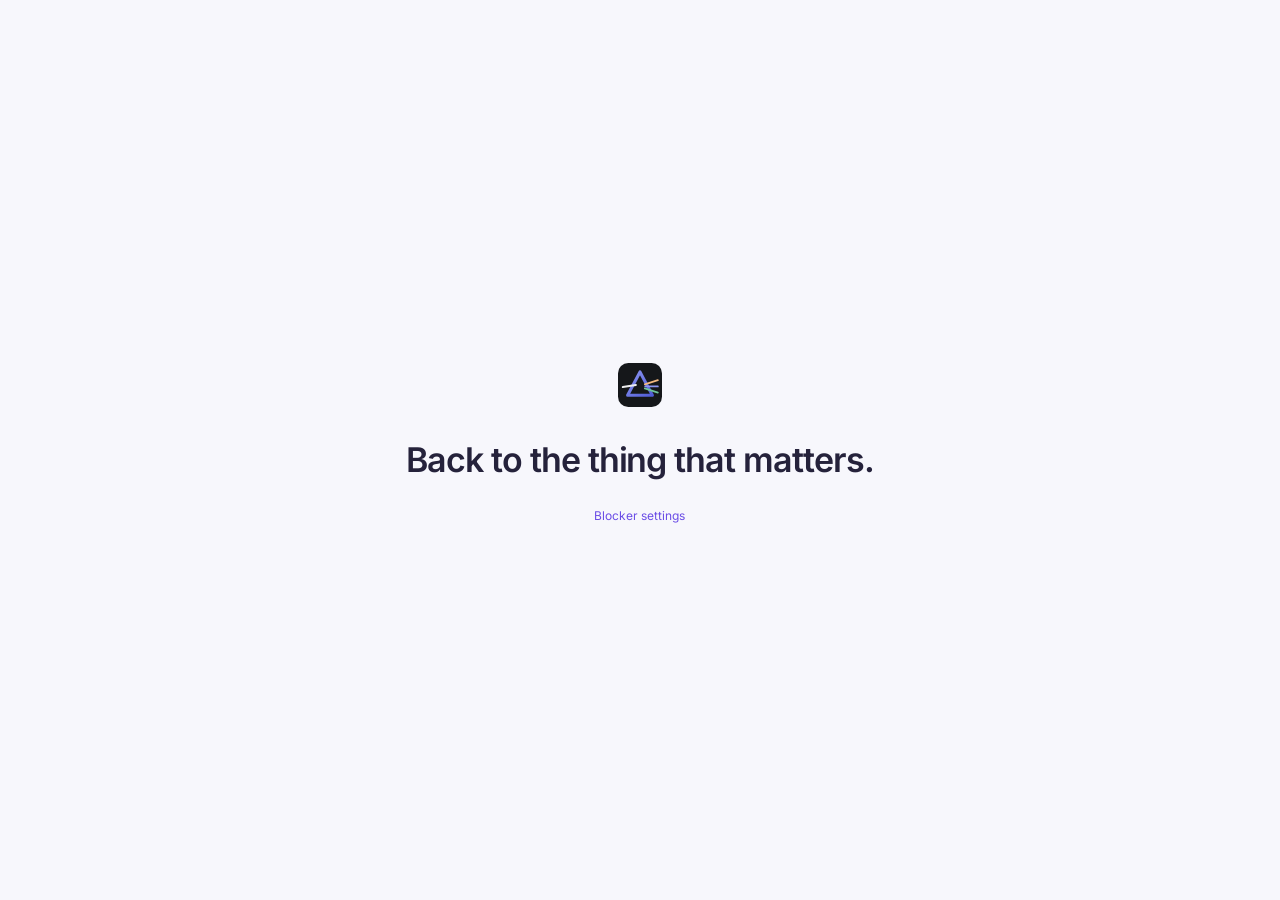
<file: pages/blocked/blocked.html>
<!doctype html>
<html lang="en" data-theme="auto"><head><meta charset="utf-8"><title>Blocked</title>
<link rel="stylesheet" href="../../shared/ui.css"><link rel="stylesheet" href="blocked.css"></head>
<body><main class="b fade-in">
  <img class="logo" src="../../assets/icons/logo.svg" alt="">
  <h1 id="msg">Back to the thing that matters.</h1>
  <p class="muted" id="why"></p>
  <div id="unlock" class="stack"></div>
  <p class="faint small"><a href="../options/options.html">Blocker settings</a></p>
</main>
<script src="../../shared/registry.js"></script><script src="../../shared/store.js"></script><script src="../../shared/ui.js"></script><script src="blocked.js"></script></body></html>
</file>
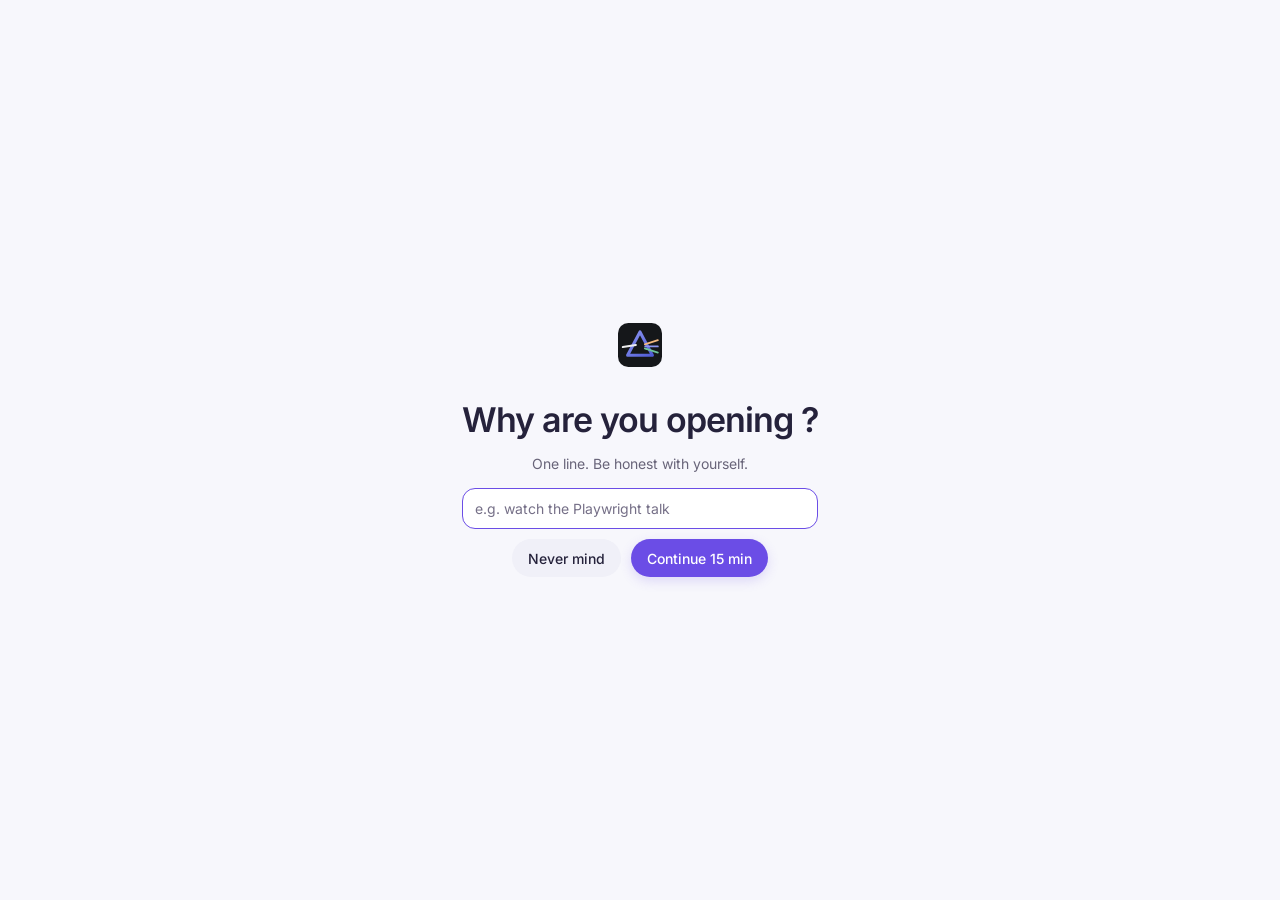
<file: pages/intent/intent.html>
<!doctype html>
<html lang="en" data-theme="auto"><head><meta charset="utf-8"><title>Why?</title>
<link rel="stylesheet" href="../../shared/ui.css"><link rel="stylesheet" href="../blocked/blocked.css"></head>
<body><main class="b fade-in">
  <img class="logo" src="../../assets/icons/logo.svg" alt="">
  <h1>Why are you opening <span id="host"></span>?</h1>
  <p class="muted">One line. Be honest with yourself.</p>
  <div class="stack" id="f"><input id="why" placeholder="e.g. watch the Playwright talk" autocomplete="off">
  <div class="row" style="justify-content:center"><button class="btn" id="back">Never mind</button><button class="btn primary" id="go">Continue 15 min</button></div></div>
</main>
<script src="../../shared/registry.js"></script><script src="../../shared/store.js"></script><script src="../../shared/ui.js"></script><script src="intent.js"></script></body></html>
</file>
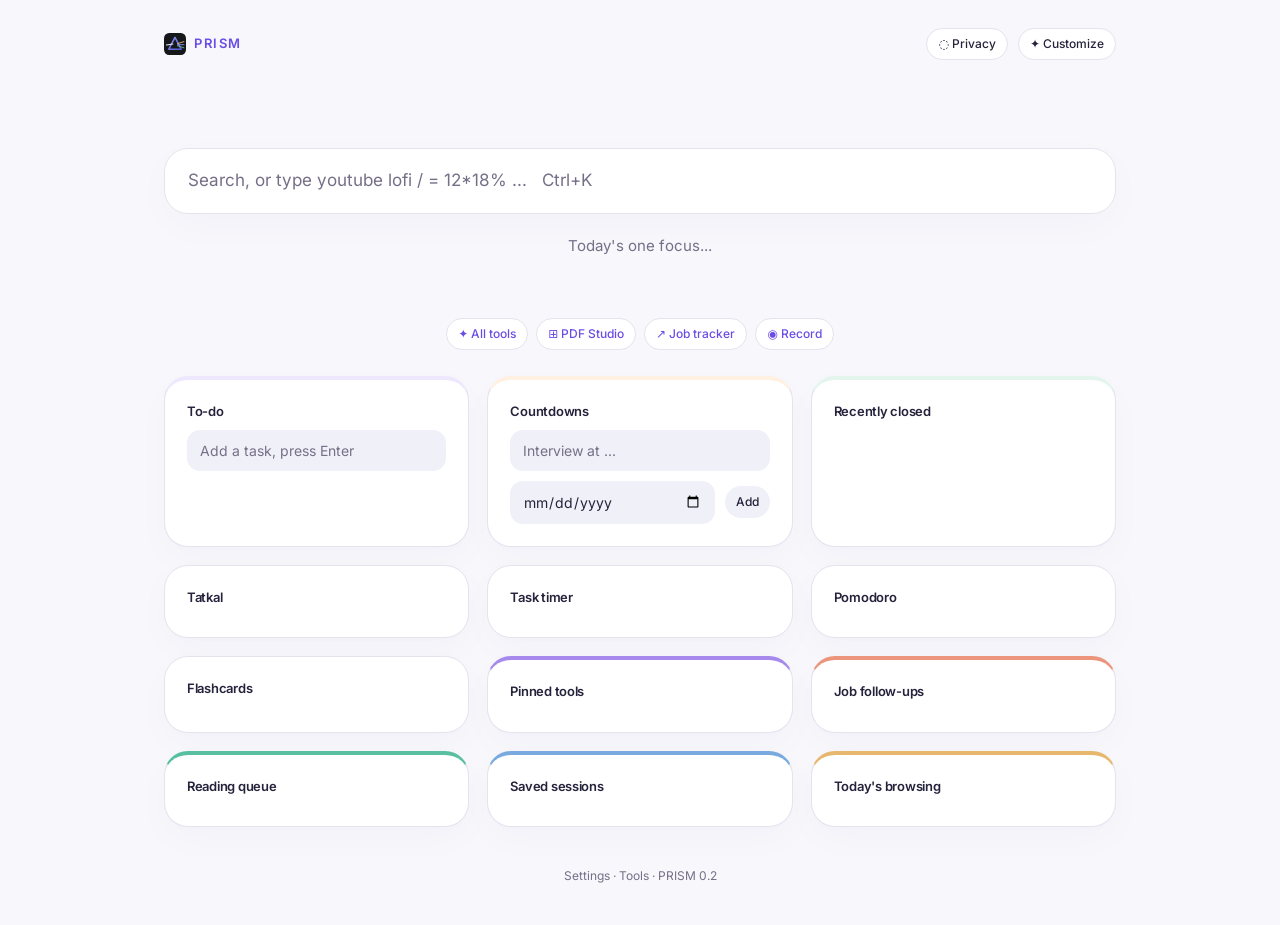
<file: pages/newtab/newtab.html>
<!doctype html>
<html lang="en" data-theme="auto">
<head><meta charset="utf-8"><title>New tab</title><meta name="viewport" content="width=device-width,initial-scale=1">
<link rel="stylesheet" href="../../shared/ui.css"><link rel="stylesheet" href="newtab.css"></head>
<body>
  <main class="nt">
    <div class="nt-toolbar"><span class="nt-brand"><img src="../../assets/icons/logo.svg" alt="" width="22" height="22"> PRISM</span><span class="grow"></span><button class="btn small" id="ntPrivacy" type="button" aria-pressed="false" title="Hide private details while sharing your screen">◌ Privacy</button><button class="btn small" id="ntCustomize" type="button" aria-expanded="false" aria-controls="ntEditor">✦ Customize</button></div>
    <section class="nt-editor card" id="ntEditor" hidden aria-label="Customize new tab"></section>
    <header class="top fade-in">
      <div data-feature="clock" class="clock"><div class="time" id="time"></div><div class="greet muted" id="greet"></div></div>
      <div data-feature="weather" class="weather muted" id="weather"></div>
    </header>
    <section class="search fade-in" data-feature="onebox">
      <input id="q" type="search" autocomplete="off" spellcheck="false" placeholder="Search, or type youtube lofi / = 12*18% ...   Ctrl+K">
      <ul id="results" class="results"></ul>
    </section>
    <input data-feature="clock" id="focus" class="focus" placeholder="Today's one focus..." maxlength="120">
    <section class="links fade-in" data-feature="quicklinks" id="links"></section>
    <nav class="nt-launcher" aria-label="Quick tools"><a class="btn small" href="../tools/tools.html#home">✦ All tools</a><a class="btn small" href="../tools/tools.html#pdf">⊞ PDF Studio</a><a class="btn small" href="../tools/tools.html#jobs">↗ Job tracker</a><a class="btn small" href="../tools/tools.html#recorder">◉ Record</a></nav>
    <section class="grid" id="ntGrid">
      <div class="card w" data-widget="todo" data-feature="todo"><h3>To-do</h3><ul id="todo" class="list todo"></ul><input id="todoIn" placeholder="Add a task, press Enter"></div>
      <div class="card w" data-widget="countdowns" data-feature="countdowns"><h3>Countdowns</h3><ul id="cd" class="list"></ul><div class="row wrap"><input id="cdName" placeholder="Interview at ..." style="flex:1 1 100%"><input id="cdDate" type="date" style="flex:1;min-width:0"><button class="btn small" id="cdAdd">Add</button></div></div>
      <div class="card w" data-widget="recentclosed" data-feature="recentclosed"><h3>Recently closed</h3><ul id="closed" class="list"></ul></div>
      <div class="card w" data-widget="tatkal" data-feature="tatkal"><h3>Tatkal</h3><div id="tatkal" class="tatkal"></div></div>
      <div class="card w" data-widget="tasktimer" data-feature="tasktimer"><h3>Task timer</h3><div id="timer"></div></div>
      <div class="card w" data-widget="pomodoro" data-feature="pomodoro"><h3>Pomodoro</h3><div id="pomo"></div></div>
      <div class="card w" data-widget="flashcards" data-feature="flashcards"><h3>Flashcards</h3><div id="flash"></div></div>
      <div class="card w" data-widget="pinned"><h3>Pinned tools</h3><div id="ntPinned" class="widget-links"></div></div>
      <div class="card w" data-widget="jobs"><h3>Job follow-ups</h3><div id="ntJobs"></div></div>
      <div class="card w" data-widget="reading"><h3>Reading queue</h3><div id="ntReading"></div></div>
      <div class="card w" data-widget="sessions"><h3>Saved sessions</h3><div id="ntSessions"></div></div>
      <div class="card w" data-widget="time"><h3>Today's browsing</h3><div id="ntTime"></div></div>
    </section>
    <footer class="foot faint small"><a href="../options/options.html">Settings</a> · <a href="../tools/tools.html">Tools</a> · PRISM 0.2</footer>
  </main>
  <script src="../../shared/registry.js"></script><script src="../../shared/store.js"></script><script src="../../shared/ui.js"></script>
  <script src="../popup/actions.js"></script><script src="../popup/palette.js"></script><script src="newtab-widgets.js"></script><script src="newtab-customize.js"></script><script src="newtab.js"></script>
</body></html>
</file>
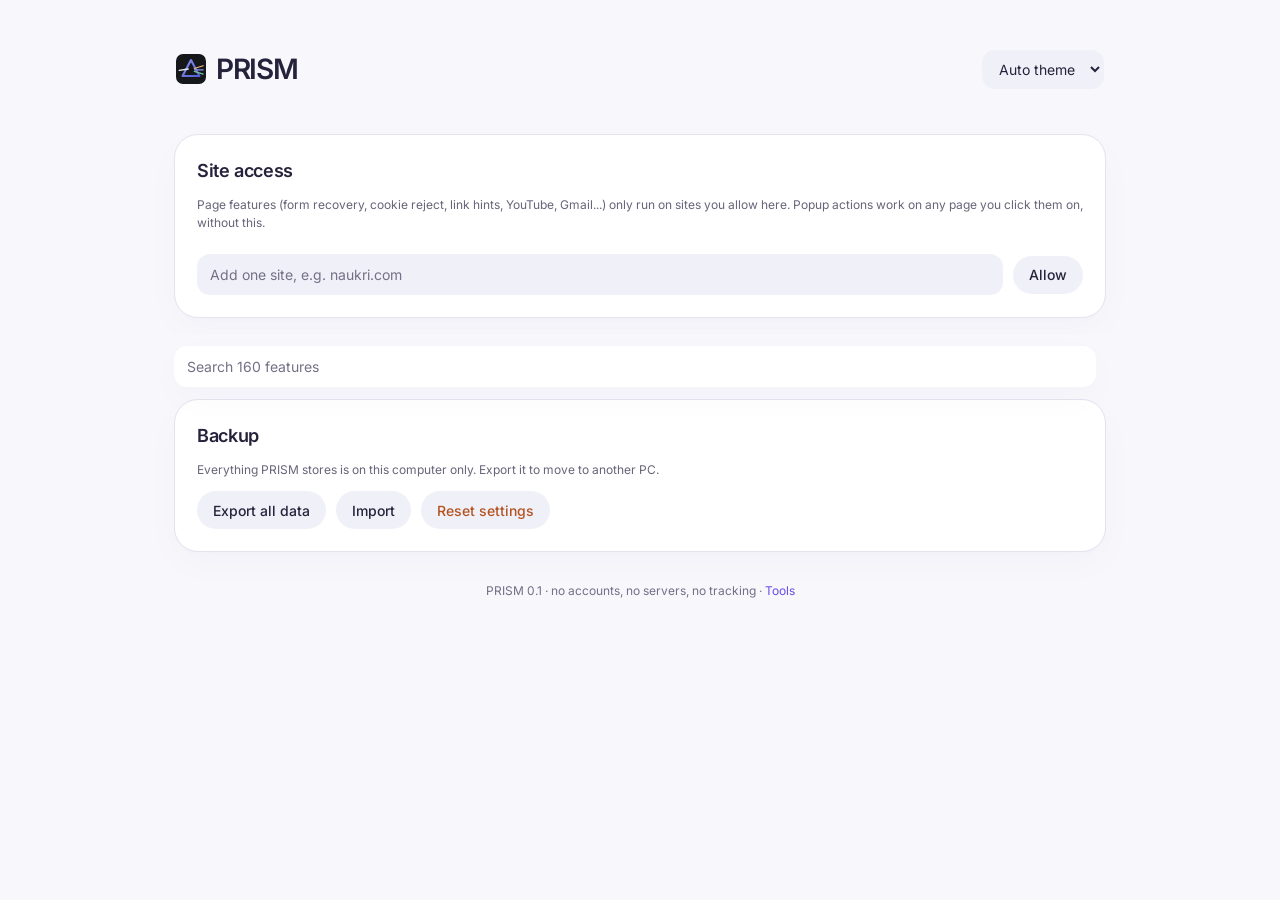
<file: pages/options/options.html>
<!doctype html>
<html lang="en" data-theme="auto"><head><meta charset="utf-8"><title>PRISM settings</title><meta name="viewport" content="width=device-width,initial-scale=1">
<link rel="stylesheet" href="../../shared/ui.css"><link rel="stylesheet" href="options.css"></head>
<body>
  <div class="wrap">
    <header class="row hd"><img class="logo" src="../../assets/icons/logo.svg" alt=""><h1 class="grow">PRISM</h1>
      <select id="theme" style="width:auto"><option value="auto">Auto theme</option><option value="light">Light</option><option value="dark">Dark</option></select></header>
    <section class="card welcome" id="welcome" hidden><h2>Welcome. Two things to do first.</h2>
      <p class="muted">1. Choose where page features may run (below). Nothing runs on websites until you say so.<br>2. Pin PRISM: click the puzzle icon in Chrome's toolbar, then the pin next to PRISM. Press <kbd>Alt</kbd>+<kbd>K</kbd> anytime.</p></section>
    <section class="card" id="access"><h2>Site access</h2>
      <p class="muted small">Page features (form recovery, cookie reject, link hints, YouTube, Gmail...) only run on sites you allow here. Popup actions work on any page you click them on, without this.</p>
      <div class="row wrap" id="packs"></div>
      <div class="row" style="margin-top:10px"><input id="siteIn" placeholder="Add one site, e.g. naukri.com"><button class="btn" id="siteAdd">Allow</button></div>
      <ul class="list" id="granted"></ul>
    </section>
    <div class="row bar"><input id="find" type="search" placeholder="Search 160 features"><span class="muted small" id="count"></span></div>
    <div id="groups"></div>
    <section class="card"><h2>Backup</h2><p class="muted small">Everything PRISM stores is on this computer only. Export it to move to another PC.</p>
      <div class="row"><button class="btn" id="exp">Export all data</button><label class="btn">Import<input type="file" id="imp" accept=".json" hidden></label><button class="btn danger" id="reset">Reset settings</button></div></section>
    <p class="faint small center">PRISM 0.1 · no accounts, no servers, no tracking · <a href="../tools/tools.html">Tools</a></p>
  </div>
  <script src="../../shared/registry.js"></script><script src="../../shared/store.js"></script><script src="../../shared/ui.js"></script><script src="options.js"></script>
</body></html>
</file>
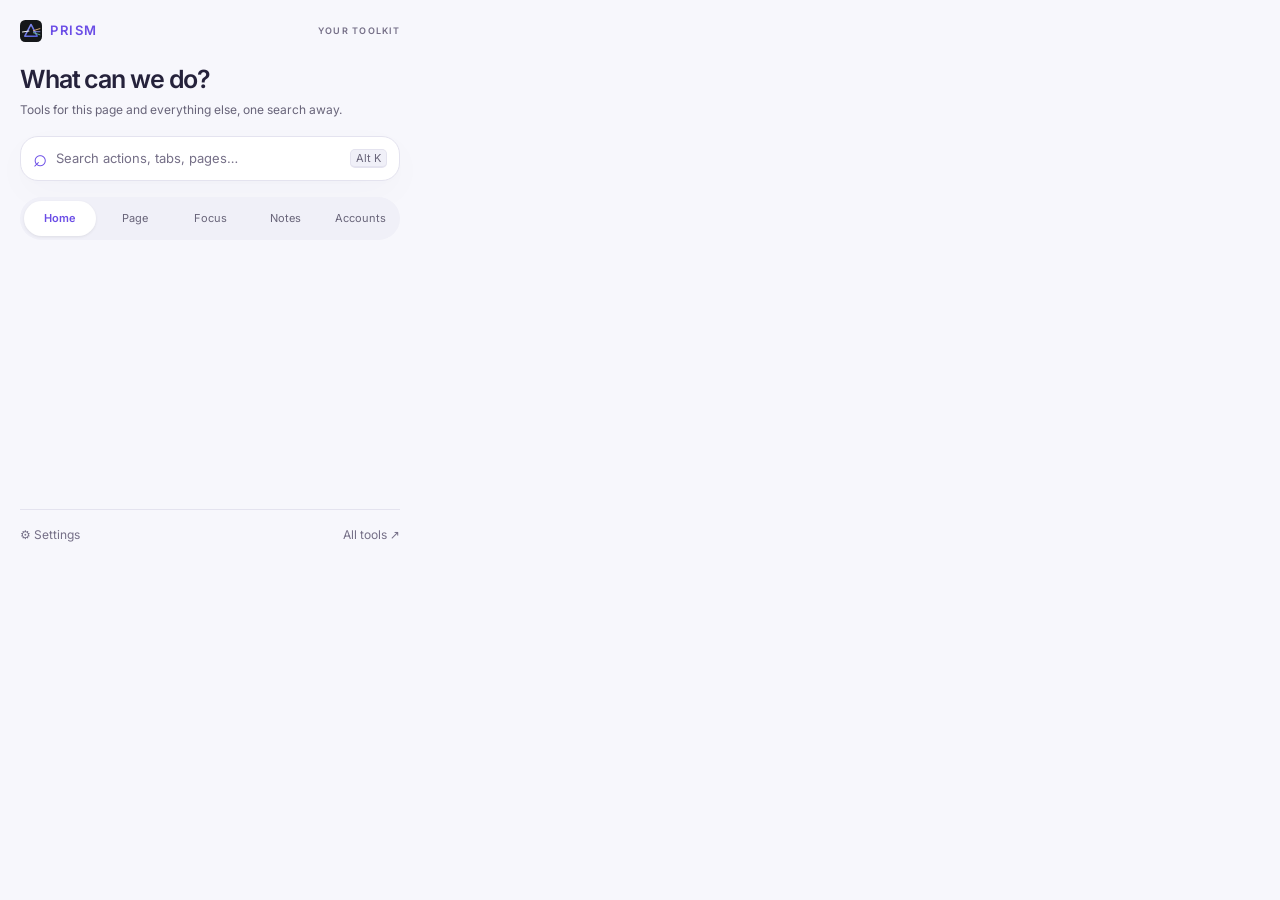
<file: pages/popup/popup.html>
<!doctype html>
<html lang="en" data-theme="auto"><head><meta charset="utf-8"><title>PRISM</title>
<link rel="stylesheet" href="../../shared/ui.css"><link rel="stylesheet" href="../newtab/newtab.css"><link rel="stylesheet" href="popup.css"></head>
<body>
  <div class="pp">
    <header class="pp-header"><div class="row pp-brand"><img class="logo" src="../../assets/icons/logo.svg" alt=""><strong>PRISM</strong><span class="grow"></span><span class="pp-label">YOUR TOOLKIT</span></div><h1>What can we do?</h1><p class="muted small">Tools for this page and everything else, one search away.</p></header><div class="pp-search"><span aria-hidden="true">⌕</span><input id="q" type="search" placeholder="Search actions, tabs, pages…" aria-label="Search PRISM" autocomplete="off"><kbd>Alt K</kbd></div>
    <ul id="results" class="results"></ul>
    <nav class="tabs" id="tabs" aria-label="Popup sections"><button data-t="home" class="on" aria-selected="true">Home</button><button data-t="page" aria-selected="false">Page</button><button data-t="focus" aria-selected="false">Focus</button><button data-t="notes" aria-selected="false">Notes</button><button data-t="accounts" aria-selected="false">Accounts</button></nav>
    <section data-p="home" id="home"></section><section data-p="page" hidden id="page"></section>
    <section data-p="focus" hidden id="focus"></section>
    <section data-p="notes" hidden id="notes"></section>
    <section data-p="accounts" hidden id="accounts"></section>
    <footer class="row small faint"><a href="#" id="opt">⚙ Settings</a><span class="grow"></span><span id="featureCount"></span><a href="#" id="tools">All tools ↗</a></footer>
  </div>
  <script src="../../shared/registry.js"></script><script src="../../shared/store.js"></script><script src="../../shared/ui.js"></script>
  <script src="actions.js"></script><script src="palette.js"></script><script src="popup.js"></script>
</body></html>
</file>
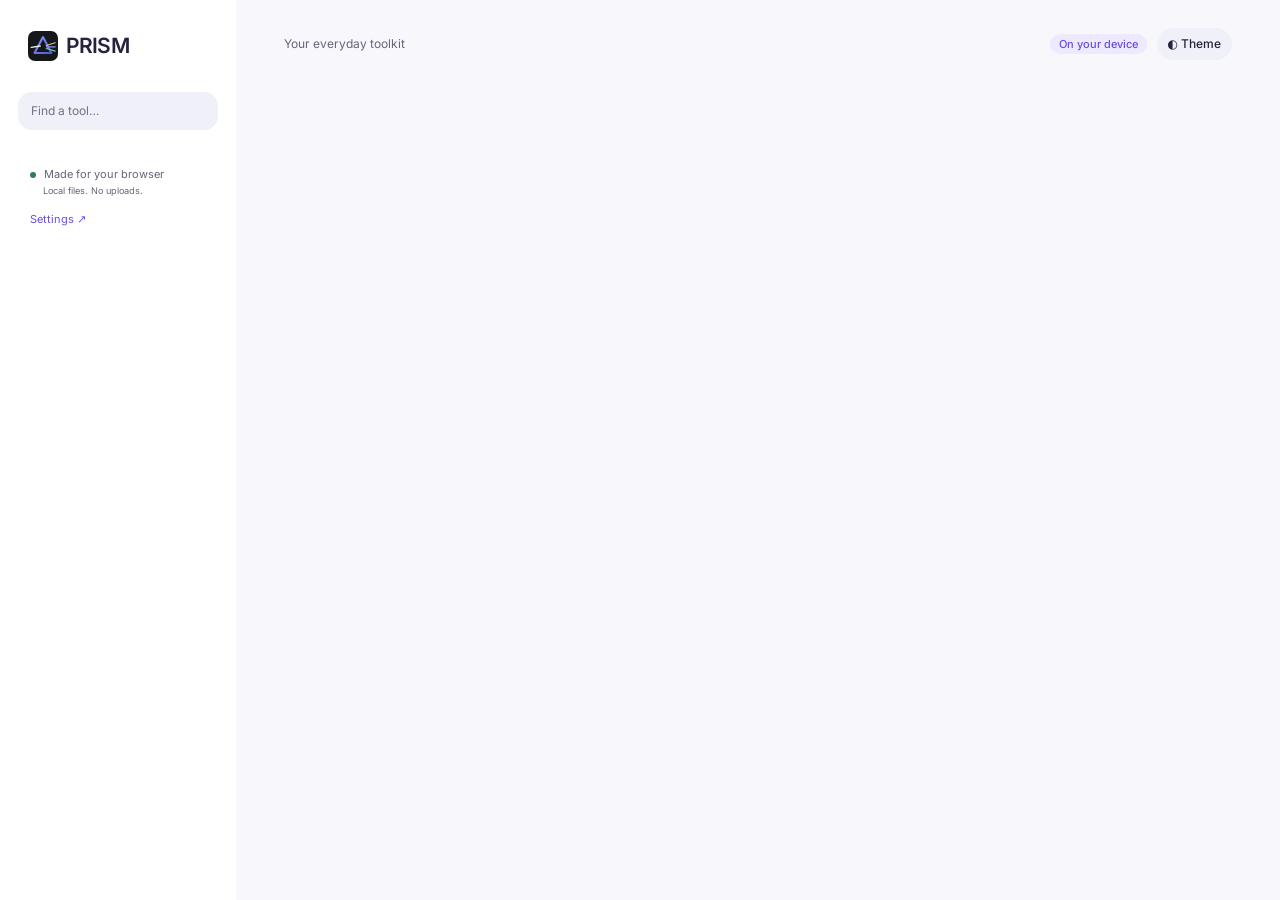
<file: pages/tools/tools.html>
<!doctype html>
<html lang="en" data-theme="auto"><head><meta charset="utf-8"><title>PRISM tools</title><meta name="viewport" content="width=device-width,initial-scale=1">
<link rel="stylesheet" href="../../shared/ui.css"><link rel="stylesheet" href="tools.css"></head>
<body>
  <aside id="nav"><a class="brand" href="#home"><img class="logo" src="../../assets/icons/logo.svg" alt=""> PRISM</a><input id="navfind" type="search" placeholder="Find a tool…" aria-label="Find a tool"><nav id="links" aria-label="Toolkit navigation"></nav><div class="nav-footer"><span class="local-dot"></span> Made for your browser<br><small>Local files. No uploads.</small><a href="../options/options.html">Settings ↗</a></div></aside>
  <main id="main"><div class="wrap"><header class="workspace-top"><a href="#home">Your everyday toolkit</a><div class="row"><span class="pill">On your device</span><button id="theme-toggle" class="btn small" type="button" aria-label="Toggle color theme">◐ Theme</button></div></header><h1 id="title"></h1><p class="muted" id="sub"></p><div id="body"></div></div></main>
  <script src="../../shared/registry.js"></script><script src="../../shared/store.js"></script><script src="../../shared/ui.js"></script>
  <script src="pdf-engine.js"></script>
  <script src="tools.js"></script><script src="tools-data.js"></script><script src="tools-media.js"></script><script src="tools-pdf.js"></script><script src="tools-home.js"></script><script src="boot.js"></script>
</body></html>
</file>
<file: shared/ui.css>
/* PRISM design tokens. Flat, quiet, one accent. Light + dark. */
@font-face { font-family: 'Inter'; src: url('../assets/fonts/inter-latin-400-normal.woff2') format('woff2'); font-weight: 400; font-display: swap; }
@font-face { font-family: 'Inter'; src: url('../assets/fonts/inter-latin-500-normal.woff2') format('woff2'); font-weight: 500; font-display: swap; }
@font-face { font-family: 'Inter'; src: url('../assets/fonts/inter-latin-600-normal.woff2') format('woff2'); font-weight: 600; font-display: swap; }
:root {
  --bg: #F5F5F2; --surface: #FFFFFF; --sunk: #ECECE7; --line: #E1E1DB; --ink: #15171A; --ink2: #5C6066; --ink3: #8E9297;
  --accent: #4F5BD5; --accent-ink: #FFFFFF; --accent-soft: #E6E8FA; --warn: #B4531F; --ok: #2F7D5B;
  --r: 14px; --r-sm: 9px; --spring: cubic-bezier(.2, .9, .25, 1.15); --ease: cubic-bezier(.2, .8, .2, 1);
  --shadow: 0 1px 0 rgba(0,0,0,.03), 0 8px 30px rgba(20,20,30,.06);
  --font: 'Inter', system-ui, -apple-system, 'Segoe UI', Roboto, sans-serif;
  color-scheme: light;
}
:root[data-theme='dark'] {
  --bg: #0F1012; --surface: #17181B; --sunk: #1E2024; --line: #2A2C31; --ink: #ECEDEE; --ink2: #A2A6AD; --ink3: #6E727A;
  --accent: #8C95F2; --accent-ink: #0F1012; --accent-soft: #23264A; --warn: #E0915F; --ok: #6FC49B;
  --shadow: 0 1px 0 rgba(255,255,255,.02), 0 8px 30px rgba(0,0,0,.4); color-scheme: dark;
}
@media (prefers-color-scheme: dark) { :root[data-theme='auto'] {
  --bg: #0F1012; --surface: #17181B; --sunk: #1E2024; --line: #2A2C31; --ink: #ECEDEE; --ink2: #A2A6AD; --ink3: #6E727A;
  --accent: #8C95F2; --accent-ink: #0F1012; --accent-soft: #23264A; --warn: #E0915F; --ok: #6FC49B;
  --shadow: 0 1px 0 rgba(255,255,255,.02), 0 8px 30px rgba(0,0,0,.4); color-scheme: dark; } }
* { box-sizing: border-box; }
html, body { margin: 0; background: var(--bg); color: var(--ink); font: 14px/1.5 var(--font); -webkit-font-smoothing: antialiased; }
a { color: var(--accent); text-decoration: none; }
h1, h2, h3 { font-weight: 600; letter-spacing: -.02em; margin: 0; }
h1 { font-size: 28px; } h2 { font-size: 18px; } h3 { font-size: 14px; }
.muted { color: var(--ink2); } .faint { color: var(--ink3); } .small { font-size: 12px; }
input, textarea, select, button { font: inherit; color: inherit; }
input:not([type]), input[type=text], input[type=search], input[type=number], input[type=url], input[type=date], input[type=time], input[type=email], textarea, select {
  width: 100%; background: var(--sunk); border: 1px solid transparent; border-radius: var(--r-sm); padding: 9px 12px; outline: none;
  transition: border-color .2s var(--ease), background .2s var(--ease);
}
input:focus, textarea:focus, select:focus { border-color: var(--accent); background: var(--surface); }
textarea { resize: vertical; min-height: 80px; }
.btn { display: inline-flex; align-items: center; gap: 6px; border: 0; border-radius: 999px; padding: 8px 16px; background: var(--sunk); cursor: pointer;
  transition: transform .25s var(--spring), background .2s var(--ease); white-space: nowrap; }
.btn:hover { background: var(--line); } .btn:active { transform: scale(.96); }
.btn.primary { background: var(--accent); color: var(--accent-ink); } .btn.primary:hover { filter: brightness(1.06); }
.btn.ghost { background: transparent; } .btn.small { padding: 5px 11px; font-size: 12px; }
.btn.danger { color: var(--warn); }
.card { background: var(--surface); border-radius: var(--r); padding: 18px; box-shadow: var(--shadow); }
.row { display: flex; gap: 10px; align-items: center; } .row.wrap { flex-wrap: wrap; } .grow { flex: 1; min-width: 0; }
.stack > * + * { margin-top: 10px; }
.list { list-style: none; margin: 0; padding: 0; }
.list > li { display: flex; gap: 10px; align-items: center; padding: 9px 4px; border-bottom: 1px solid var(--line); }
.list > li:last-child { border-bottom: 0; }
.pill { display: inline-block; padding: 2px 9px; border-radius: 999px; background: var(--accent-soft); color: var(--accent); font-size: 11px; font-weight: 500; }
.switch { position: relative; width: 38px; height: 22px; flex: none; }
.switch input { opacity: 0; position: absolute; inset: 0; margin: 0; cursor: pointer; z-index: 1; }
.switch span { position: absolute; inset: 0; background: var(--line); border-radius: 99px; transition: background .25s var(--ease); }
.switch span::after { content: ''; position: absolute; left: 3px; top: 3px; width: 16px; height: 16px; border-radius: 50%; background: var(--surface); box-shadow: 0 1px 3px rgba(0,0,0,.2); transition: transform .35s var(--spring); }
.switch input:checked + span { background: var(--accent); } .switch input:checked + span::after { transform: translateX(16px); }
.fade-in { animation: fadeIn .45s var(--ease) both; }
@keyframes fadeIn { from { opacity: 0; transform: translateY(6px); } to { opacity: 1; transform: none; } }
.toast { position: fixed; left: 50%; bottom: 24px; transform: translateX(-50%) translateY(20px); background: var(--ink); color: var(--bg); padding: 10px 18px; border-radius: 999px; opacity: 0; pointer-events: none; transition: all .4s var(--spring); z-index: 99; font-size: 13px; }
.toast.show { opacity: 1; transform: translateX(-50%); }
.logo { width: 22px; height: 22px; }
kbd { font: 11px var(--font); background: var(--sunk); border: 1px solid var(--line); border-bottom-width: 2px; border-radius: 5px; padding: 1px 5px; color: var(--ink2); }
::selection { background: var(--accent-soft); }
@media (prefers-reduced-motion: reduce) { *, *::before, *::after { animation-duration: .01ms !important; transition-duration: .01ms !important; } }

/* rolling clock digits */
.roll { display: flex; align-items: center; font-weight: 600; letter-spacing: -.04em; line-height: 1; font-variant-numeric: tabular-nums; color: var(--ink); }
.roll-slot { position: relative; display: inline-block; width: .62em; height: 1.08em; overflow: hidden; }
.roll-d { position: absolute; inset: 0; display: grid; place-items: center; }
.roll-d.in { animation: rollIn .52s var(--spring) both; } .roll-d.out { animation: rollOut .42s var(--ease) both; }
@keyframes rollIn { from { transform: translateY(70%) scale(.7); filter: blur(6px); opacity: 0; } to { transform: none; filter: none; opacity: 1; } }
@keyframes rollOut { to { transform: translateY(-70%) scale(.7); filter: blur(6px); opacity: 0; } }
.roll-colon { width: .32em; text-align: center; opacity: .35; transform: translateY(-.05em); }
.roll.live .roll-colon { animation: rollBlink 1s steps(1) infinite; }
@keyframes rollBlink { 50% { opacity: .12; } }
.live-dot { display: inline-block; width: 8px; height: 8px; border-radius: 50%; background: var(--ok); margin-right: 6px; animation: liveDot 1.4s var(--ease) infinite; vertical-align: middle; }
@keyframes liveDot { 0% { box-shadow: 0 0 0 0 color-mix(in srgb, var(--ok) 60%, transparent); } 100% { box-shadow: 0 0 0 9px transparent; } }
@media (prefers-reduced-motion: reduce) { .roll-colon, .live-dot { animation: none !important; } }


/* PRISM studio palette: soft color, tactile controls, readable contrast. */
:root {
  --bg: #f7f7fc; --surface: #fff; --sunk: #f0f0f8; --line: #e4e3ef;
  --ink: #25223b; --ink2: #686479; --ink3: #756f87;
  --accent: #6b4de6; --accent-soft: #eee9ff; --accent-ink: #fff;
  --r: 24px; --r-sm: 13px;
  --shadow: 0 3px 5px #33255b02, 0 12px 38px #33255b06;
  --lilac: #eee8ff; --peach: #fff0e2; --mint: #e3f5ed; --rose: #fce8f0; --blue: #e6f1ff;
}
:root[data-theme='dark'] {
  --bg: #151421; --surface: #201e30; --sunk: #29263b; --line: #38344c;
  --ink: #f4efff; --ink2: #b9b1cd; --ink3: #a49ab9;
  --accent: #b9a5ff; --accent-soft: #35294f; --accent-ink: #201632;
  --lilac: #352b50; --peach: #433329; --mint: #223e37; --rose: #442b3e; --blue: #26364f;
  --shadow: 0 12px 38px #0002;
}
@media(prefers-color-scheme:dark) { :root[data-theme='auto'] {
  --bg: #151421; --surface: #201e30; --sunk: #29263b; --line: #38344c;
  --ink: #f4efff; --ink2: #b9b1cd; --ink3: #a49ab9;
  --accent: #b9a5ff; --accent-soft: #35294f; --accent-ink: #201632;
  --lilac: #352b50; --peach: #433329; --mint: #223e37; --rose: #442b3e; --blue: #26364f;
  --shadow: 0 12px 38px #0002;
} }
h1 { letter-spacing: -.045em; }
.btn { min-height: 38px; font-weight: 500; }
.btn.small { min-height: 32px; }
.btn.primary { box-shadow: 0 4px 12px color-mix(in srgb, var(--accent) 18%, transparent); }
.btn:disabled, button:disabled { opacity: .5; cursor: not-allowed; transform: none; }
.card { border: 1px solid var(--line); padding: 22px; }
:focus-visible { outline: 3px solid var(--accent); outline-offset: 3px; }
.switch:has(input:focus-visible) { outline: 3px solid var(--accent); outline-offset: 3px; border-radius: 99px; }
[hidden] { display: none !important; }
input[type=checkbox] { accent-color: var(--accent); }
input::placeholder, textarea::placeholder { color: var(--ink3); opacity: 1; }
.toast { max-width: min(90vw, 620px); border-radius: 16px; }
</file>
<file: pages/blocked/blocked.css>
body { display: grid; place-items: center; min-height: 100vh; }
.b { max-width: 520px; text-align: center; padding: 24px; }
.b .logo { width: 44px; height: 44px; margin-bottom: 28px; }
.b h1 { font-size: 34px; letter-spacing: -.03em; line-height: 1.15; margin-bottom: 12px; }
.ring { font-size: 44px; font-variant-numeric: tabular-nums; font-weight: 500; }
#unlock { margin: 28px 0; }
</file>
<file: pages/newtab/newtab.css>
body { min-height: 100vh; }
.nt { max-width: 880px; margin: 0 auto; padding: 8vh 24px 40px; }
.top { display: flex; justify-content: space-between; align-items: flex-end; }
.time { font-size: 72px; font-weight: 500; letter-spacing: -.05em; line-height: 1; font-variant-numeric: tabular-nums; }
.greet { font-size: 16px; margin-top: 8px; }
.weather { text-align: right; font-size: 13px; } .weather b { display: block; font-size: 26px; color: var(--ink); font-weight: 500; letter-spacing: -.03em; }
.search { position: relative; margin: 38px 0 12px; }
.search input { font-size: 17px; padding: 16px 20px; border-radius: 16px; background: var(--surface); box-shadow: var(--shadow); }
.results { list-style: none; margin: 8px 0 0; padding: 6px; background: var(--surface); border-radius: 16px; box-shadow: var(--shadow); position: absolute; left: 0; right: 0; z-index: 5; max-height: 60vh; overflow: auto; }
.results:empty { display: none; }
.results li { display: flex; gap: 12px; align-items: center; padding: 9px 12px; border-radius: 10px; cursor: pointer; transition: background .15s; }
.results li.sel { background: var(--accent-soft); }
.results img { width: 16px; height: 16px; flex: none; } .results .k { font-size: 11px; color: var(--ink3); margin-left: auto; flex: none; text-transform: uppercase; letter-spacing: .04em; }
.results .tt { white-space: nowrap; overflow: hidden; text-overflow: ellipsis; } .results .u { color: var(--ink3); font-size: 12px; white-space: nowrap; overflow: hidden; text-overflow: ellipsis; }
.focus { background: transparent !important; border: 0 !important; text-align: center; font-size: 15px; color: var(--ink2); margin-bottom: 26px; }
.links { display: grid; grid-template-columns: repeat(auto-fill, minmax(92px, 1fr)); gap: 8px; margin-bottom: 26px; }
.links a, .links button.add { display: flex; flex-direction: column; align-items: center; gap: 8px; padding: 14px 6px; border-radius: 14px; color: var(--ink2); font-size: 12px; transition: background .2s, transform .35s var(--spring); background: transparent; border: 0; cursor: pointer; position: relative; }
.links a:hover, .links button.add:hover { background: var(--surface); transform: translateY(-2px); }
.links .ic { width: 40px; height: 40px; border-radius: 12px; background: var(--surface); display: grid; place-items: center; box-shadow: var(--shadow); font-size: 18px; overflow: hidden; }
.links .ic img { width: 22px; height: 22px; } .links .t { max-width: 84px; overflow: hidden; text-overflow: ellipsis; white-space: nowrap; }
.links .del { position: absolute; top: 2px; right: 6px; opacity: 0; font-size: 14px; color: var(--ink3); } .links a:hover .del { opacity: 1; }
.grid { display: grid; grid-template-columns: repeat(auto-fill, minmax(260px, 1fr)); gap: 14px; }
.grid .card h3 { margin-bottom: 8px; font-size: 13px; color: var(--ink2); font-weight: 500; }
.grid .card:empty, [hidden] { display: none !important; }
.todo li { cursor: pointer; } .todo li.done span { text-decoration: line-through; color: var(--ink3); }
.list .x { margin-left: auto; color: var(--ink3); cursor: pointer; border: 0; background: none; }
.big { font-size: 28px; font-weight: 500; letter-spacing: -.03em; font-variant-numeric: tabular-nums; }
.tatkal .row { justify-content: space-between; }
.foot { text-align: center; margin-top: 40px; } .foot a { color: var(--ink3); }
.flash-q { font-size: 15px; margin: 6px 0 12px; }
@media (max-width: 600px) { .time { font-size: 54px; } }
.row input[type=date] { width: 150px; flex: none; }
.search { position: relative; z-index: 20; }
/* weather: ask for location */
.wask { display: flex; flex-direction: column; gap: 6px; align-items: flex-end; min-width: 220px; }
.wask .row { gap: 6px; } .wask input { padding: 7px 10px; font-size: 13px; width: 150px; } .wchange { color: var(--ink3); }

/* Tatkal live card */
.tk-card { position: relative; overflow: hidden; isolation: isolate; grid-column: span 2; min-height: 210px; }
@media (max-width: 600px) { .tk-card { grid-column: auto; } }
.tk-card h3 { position: relative; z-index: 1; }
.tatkal { position: relative; }
.tk-blobs { position: absolute; inset: -60px -40px; z-index: -1; filter: blur(34px); opacity: .55; pointer-events: none; transition: opacity .8s var(--ease); }
.tk-blobs i { position: absolute; width: 190px; height: 190px; border-radius: 50%; background: var(--accent); animation: tkBlob 14s ease-in-out infinite alternate; }
.tk-blobs i:nth-child(1) { left: 5%; top: 15%; }
.tk-blobs i:nth-child(2) { right: 8%; top: 5%; background: #E86FA8; animation-duration: 17s; animation-delay: -5s; }
.tk-blobs i:nth-child(3) { left: 40%; bottom: -10%; background: #F2A65A; animation-duration: 19s; animation-delay: -9s; width: 160px; height: 160px; }
[data-theme=dark] .tk-blobs { opacity: .35; }
@media (prefers-color-scheme: dark) { [data-theme=auto] .tk-blobs { opacity: .35; } }
.tk-card[data-tk=soon] .tk-blobs i { animation-duration: 7s; }
.tk-card[data-tk=now] .tk-blobs, .tk-card[data-tk=open] .tk-blobs { opacity: .8; }
.tk-card[data-tk=now] .tk-blobs i, .tk-card[data-tk=open] .tk-blobs i { animation-duration: 3s; }
@keyframes tkBlob {
  0% { transform: translate(0, 0) scale(1); border-radius: 50%; }
  33% { transform: translate(60px, -20px) scale(1.15); border-radius: 42% 58% 55% 45%; }
  66% { transform: translate(-30px, 30px) scale(.9); border-radius: 58% 42% 40% 60%; }
  100% { transform: translate(40px, 10px) scale(1.08); border-radius: 50%; }
}
.tk-seg { position: relative; display: inline-flex; padding: 4px; border-radius: 999px; background: color-mix(in srgb, var(--surface) 70%, transparent); box-shadow: inset 0 0 0 1px var(--line, rgba(0,0,0,.06)); }
.tk-bubble { position: absolute; top: 4px; bottom: 4px; left: 4px; border-radius: 999px; background: var(--ink); transition: transform .55s var(--spring), width .55s var(--spring); }
.tk-bubble.jelly { animation: tkJelly .6s var(--ease); }
@keyframes tkJelly { 0% { scale: 1 1; } 30% { scale: 1.18 .82; } 55% { scale: .92 1.08; } 75% { scale: 1.04 .96; } 100% { scale: 1 1; } }
.tk-pill { position: relative; z-index: 1; border: 0; background: none; cursor: pointer; padding: 6px 14px; border-radius: 999px; color: var(--ink2); display: flex; gap: 6px; align-items: baseline; font: inherit; transition: color .3s var(--ease); }
.tk-pill b { font-weight: 600; font-size: 13px; } .tk-pill small { font-size: 11px; opacity: .7; font-variant-numeric: tabular-nums; }
.tk-pill.on { color: var(--surface); }
.tk-digits { display: flex; align-items: center; margin: 18px 0 2px; font-size: 64px; font-weight: 600; letter-spacing: -.04em; line-height: 1; font-variant-numeric: tabular-nums; color: var(--ink); }
.tk-slot { position: relative; display: inline-block; width: .62em; height: 1.08em; overflow: hidden; }
.tk-d { position: absolute; inset: 0; display: grid; place-items: center; }
.tk-d.in { animation: tkIn .52s var(--spring) both; }
.tk-d.out { animation: tkOut .42s var(--ease) both; }
@keyframes tkIn { from { transform: translateY(70%) scale(.7); filter: blur(6px); opacity: 0; } to { transform: none; filter: none; opacity: 1; } }
@keyframes tkOut { to { transform: translateY(-70%) scale(.7); filter: blur(6px); opacity: 0; } }
.tk-colon { width: .32em; text-align: center; opacity: .35; transform: translateY(-.05em); animation: tkBlink 1s steps(1) infinite; }
@keyframes tkBlink { 50% { opacity: .12; } }
.tk-units { display: grid; grid-template-columns: repeat(3, calc(1.24em + .32em)); font-size: 64px; height: 0; }
.tk-units span { font-size: 11px; color: var(--ink3); text-transform: uppercase; letter-spacing: .08em; transform: translateY(-2px); display: block; height: 16px; }
.tk-bar { margin-top: 22px; height: 4px; border-radius: 4px; background: color-mix(in srgb, var(--ink) 8%, transparent); overflow: hidden; }
.tk-bar span { display: block; height: 100%; transform-origin: left; background: linear-gradient(90deg, var(--accent), #E86FA8, #F2A65A); transition: transform 1s linear; border-radius: 4px; }
.tk-foot { display: flex; justify-content: space-between; align-items: center; gap: 10px; margin-top: 10px; min-height: 32px; }
.tk-note { font-size: 13px; color: var(--ink2); }
.tk-book { animation: tkPop .6s var(--spring) both; }
.tk-card[data-tk=now] .tk-digits, .tk-card[data-tk=open] .tk-digits { animation: tkPulse 1s var(--ease) infinite; }
.tk-card[data-tk=open] .tk-note { color: var(--ok); font-weight: 600; }
@keyframes tkPulse { 50% { transform: scale(1.03); } }
@keyframes tkPop { from { transform: scale(.6); opacity: 0; } to { transform: none; opacity: 1; } }
.tk-card.tk-morph .tk-digits { animation: tkMorph .6s var(--spring); }
@keyframes tkMorph { 0% { transform: scale(.94); filter: blur(4px); opacity: .4; } 100% { transform: none; filter: none; opacity: 1; } }
@media (max-width: 600px) { .tk-digits { font-size: 48px; } .tk-units { font-size: 48px; } }
@media (prefers-reduced-motion: reduce) { .tk-blobs i, .tk-colon, .tk-bubble.jelly, .tk-card .tk-digits { animation: none !important; } }

/* live timer cards (task timer, pomodoro) */
.live-card { position: relative; overflow: hidden; isolation: isolate; transition: box-shadow .4s var(--ease); }
.live-card::before { content: ''; position: absolute; width: 220px; height: 220px; right: -70px; top: -90px; border-radius: 50%; background: var(--accent); filter: blur(50px); opacity: 0; z-index: -1; transition: opacity .8s var(--ease); animation: tkBlob 12s ease-in-out infinite alternate; }
.live-card.on::before { opacity: .35; }
.live-card[data-phase=rest]::before { background: var(--ok); }
.lc-digits { font-size: 44px; margin-top: 6px; }
.lc-name { font-size: 13px; color: var(--ink2); display: flex; align-items: center; white-space: nowrap; min-height: 18px; }
.lc-units { display: grid; grid-template-columns: repeat(3, calc(1.24em + .32em)); font-size: 44px; height: 14px; }
.lc-units span { font-size: 10px; color: var(--ink3); text-transform: uppercase; letter-spacing: .08em; display: block; }
.pm-top { display: flex; gap: 16px; align-items: center; }
.pm-ring { width: 76px; height: 76px; flex: none; }
.pm-ring svg { width: 100%; height: 100%; transform: rotate(-90deg); }
.pm-track { fill: none; stroke: color-mix(in srgb, var(--ink) 8%, transparent); stroke-width: 6; }
.pm-prog { fill: none; stroke: var(--accent); stroke-width: 6; stroke-linecap: round; transition: stroke-dashoffset 1s linear, stroke .4s; }
.live-card[data-phase=rest] .pm-prog { stroke: var(--ok); }


/* A soft, colorful start page using the shared studio tokens. */
.nt { max-width:1000px; padding-top:6vh; }
.top { padding:0 8px; }.time { color:var(--accent); }
.search input { border:1px solid var(--line); padding:19px 23px; border-radius:24px; }
.links .ic { border-radius:16px; background:var(--lilac); width:46px; height:46px; }
.links a:nth-child(3n+2) .ic { background:var(--peach); }.links a:nth-child(3n+3) .ic { background:var(--mint); }
.grid { gap:18px; }.grid .card { border-radius:24px; }.grid .card h3 { color:var(--ink); font-weight:600; }
.grid .card[data-feature=todo] { border-top:4px solid var(--lilac); }.grid .card[data-feature=countdowns] { border-top:4px solid var(--peach); }.grid .card[data-feature=recentclosed] { border-top:4px solid var(--mint); }
.nt-launcher { display:flex; justify-content:center; gap:8px; margin:0 0 26px; flex-wrap:wrap; }.nt-launcher a { background:var(--surface); border:1px solid var(--line); }
.links a:focus-within .del { opacity:1; }
@media(max-width:480px) { .top { align-items:flex-start; gap:20px; flex-wrap:wrap; }.weather { text-align:left; }.wask { align-items:flex-start; }.nt { padding:28px 16px; } }

/* Personal dashboard */
.nt { padding-top:28px; }
.nt-toolbar { display:flex; align-items:center; gap:10px; margin-bottom:42px; }
.nt-brand { display:inline-flex; gap:8px; align-items:center; font-size:13px; font-weight:800; letter-spacing:.12em; color:var(--accent); }
.nt-toolbar .grow { flex:1; }
.nt-toolbar .btn { border-radius:999px; background:var(--surface); border:1px solid var(--line); }
.nt-editor { margin-bottom:24px; padding:22px; border-radius:28px; box-shadow:var(--shadow); }
.nt-editor h2 { font-size:23px; margin:0 0 5px; } .nt-editor h3 { font-size:13px; margin:22px 0 10px; }
.nt-preset { gap:8px; }
.nt-preset .btn { text-transform:capitalize; border-radius:999px; }
.theme-choice { display:inline-flex; align-items:center; gap:7px; padding:7px 12px; border:1px solid var(--line); background:var(--surface); border-radius:999px; color:var(--ink); cursor:pointer; text-transform:capitalize; }
.theme-choice.chosen { outline:2px solid var(--accent); outline-offset:1px; }
.theme-swatch { width:14px; height:14px; border-radius:50%; background:var(--accent); }
.theme-choice[data-theme-choice=lavender] .theme-swatch { background:#a789ee; }
.theme-choice[data-theme-choice=peach] .theme-swatch { background:#ec947c; }
.theme-choice[data-theme-choice=mint] .theme-swatch { background:#58bfa0; }
.theme-choice[data-theme-choice=dark] .theme-swatch { background:#303044; }
.theme-choice[data-theme-choice=light] .theme-swatch { background:#f8f6f1; border:1px solid #ddd; }
.widget-settings { display:grid; gap:7px; }
.widget-setting { display:flex; align-items:center; gap:7px; padding:9px; border:1px solid var(--line); border-radius:14px; background:var(--surface); }
.widget-setting[draggable=true] { cursor:grab; } .widget-setting:active { cursor:grabbing; }
.widget-setting .grow { flex:1; } .widget-setting strong { font-size:13px; }
.widget-setting .btn { padding:6px 9px; min-width:30px; } .widget-check { display:flex; align-items:center; gap:5px; white-space:nowrap; font-size:12px; }
.widget-check input { width:auto; } .drag-handle { color:var(--ink3); }
.grid .widget-wide { grid-column:span 2; }
.grid [data-widget=pinned] { border-top:4px solid #a789ee; } .grid [data-widget=jobs] { border-top:4px solid #ec947c; }
.grid [data-widget=reading] { border-top:4px solid #58bfa0; } .grid [data-widget=sessions] { border-top:4px solid #79a9df; }
.grid [data-widget=time] { border-top:4px solid #e6b76c; }
.widget-links { display:flex; flex-wrap:wrap; gap:7px; }
.widget-more { display:inline-block; color:var(--accent); font-size:12px; padding:6px 10px; background:var(--accent-soft); border-radius:999px; text-transform:capitalize; }
.widget-item { display:flex; align-items:center; gap:9px; padding:9px 0; border-bottom:1px solid var(--line); color:var(--ink); font-size:12px; }
.widget-item:last-of-type { margin-bottom:10px; } .widget-item strong { font-size:12px; font-weight:600; }
.widget-item small { display:block; margin-top:3px; } .widget-dot { flex:none; width:8px; height:8px; border-radius:50%; background:var(--accent); }
.widget-title { overflow:hidden; text-overflow:ellipsis; white-space:nowrap; }
.widget-empty { color:var(--ink2); font-size:12px; } .widget-empty p { margin:3px 0 12px; } .widget-total { font-size:21px; margin:5px 0; font-weight:600; }
[data-nt-theme=lavender] { --accent:#8260cc; --accent-soft:#eee7ff; --lilac:#eee7ff; }
[data-nt-theme=peach] { --accent:#c86d59; --accent-soft:#ffebe2; --lilac:#ffebe2; }
[data-nt-theme=mint] { --accent:#248e75; --accent-soft:#e0f6e9; --lilac:#e0f6e9; }
[data-nt-theme=light] { color-scheme:light; }
[data-nt-theme=dark] { color-scheme:dark; --accent:#bba5ff; --accent-soft:#302a43; --lilac:#39324d; --peach:#4a343b; --mint:#2d433e; --surface:#242333; --ink:#f6f1ff; --ink2:#cdc6d8; --ink3:#aaa1b7; --line:#484252; --bg:#191825; background:#191825; color:var(--ink); }
.privacy-on .weather, .privacy-on .focus, .privacy-on .links, .privacy-on .results, .privacy-on .grid .card > :not(h3) { visibility:hidden; }
.privacy-on .grid .card { position:relative; min-height:125px; }
.privacy-on .grid .card::after { content:'Details hidden'; position:absolute; inset:40px 16px 16px; display:grid; place-items:center; border:1px dashed var(--line); border-radius:15px; color:var(--ink3); font-size:12px; }
.privacy-on .search input { color:transparent; caret-color:var(--accent); }
@media(max-width:700px) { .grid .widget-wide { grid-column:auto; } .widget-setting { flex-wrap:wrap; }.widget-setting strong { flex-basis:65%; } .nt-toolbar { margin-bottom:26px; } }
</file>
<file: pages/options/options.css>
body > .wrap { max-width: 820px; margin: 0 auto; padding: 36px 24px 60px; }
.hd { margin-bottom: 22px; } .hd .logo { width: 30px; height: 30px; }
.card { margin-bottom: 16px; } .card h2 { margin-bottom: 6px; }
.bar { position: sticky; top: 0; z-index: 3; padding: 12px 0; background: color-mix(in srgb, var(--bg) 88%, transparent); backdrop-filter: blur(8px); }
.bar input, #packs { } .bar input { background: var(--surface); box-shadow: var(--shadow); }
.grp { margin: 22px 0 8px; display: flex; align-items: baseline; gap: 10px; } .grp h2 { font-size: 15px; } .grp span { color: var(--ink3); font-size: 12px; }
.feat { background: var(--surface); border-radius: var(--r); margin-bottom: 6px; box-shadow: var(--shadow); overflow: hidden; }
.feat .top { display: flex; gap: 12px; align-items: center; padding: 12px 16px; cursor: pointer; }
.feat .n { font-variant-numeric: tabular-nums; color: var(--ink3); width: 28px; font-size: 12px; }
.feat .name { font-weight: 500; } .feat .d { color: var(--ink2); font-size: 12.5px; }
.feat .cfg { display: grid; grid-template-rows: 0fr; transition: grid-template-rows .4s var(--ease); }
.feat.open .cfg { grid-template-rows: 1fr; } .feat .cfg > div { overflow: hidden; } .feat .cfg .in { padding: 0 16px 14px 56px; }
.feat label.f { display: block; font-size: 12px; color: var(--ink2); margin: 8px 0 4px; }
.feat .chev { color: var(--ink3); transition: transform .3s var(--spring); } .feat.open .chev { transform: rotate(90deg); }
.pack { background: var(--sunk); border: 0; border-radius: 999px; padding: 7px 13px; cursor: pointer; font-size: 12.5px; }
.pack.on { background: var(--accent-soft); color: var(--accent); }
.center { text-align: center; margin-top: 30px; }
.welcome { border: 1px solid var(--accent); }
#packs { gap: 6px; margin: 12px 0 4px; } .row input[type=date] { width: 150px; flex: none; }


body > .wrap { max-width:980px; }.hd { padding:12px 2px 22px; }.feat { border:1px solid var(--line); box-shadow:none; margin-bottom:9px; }.feat .top { padding:16px 20px; }.feat .n { background:var(--lilac); border-radius:9px; min-width:30px; padding:4px 0; text-align:center; color:var(--accent); }.feat:nth-of-type(3n+2) .n { background:var(--peach); color:var(--ink2); }.feat:nth-of-type(3n+3) .n { background:var(--mint); color:var(--ink2); }.grp { margin-top:30px; }.grp h2 { font-size:18px; }.pack { min-height:34px; }.feat.open { border-color:var(--accent); }
</file>
<file: pages/popup/popup.css>
body { width: 380px; min-height: 480px; background: var(--bg); }
.pp { padding: 14px; }
.head input { background: var(--surface); box-shadow: var(--shadow); border-radius: 12px; padding: 11px 14px; }
.results { position: static; margin-top: 8px; max-height: 360px; }
.tabs { display: flex; gap: 4px; margin: 14px 0 10px; background: var(--sunk); padding: 3px; border-radius: 999px; }
.tabs button { flex: 1; border: 0; background: transparent; padding: 6px 0; border-radius: 999px; cursor: pointer; color: var(--ink2); font-size: 12.5px; transition: background .25s var(--ease), color .2s; }
.tabs button.on { background: var(--surface); color: var(--ink); box-shadow: 0 1px 3px rgba(0,0,0,.08); }
.chips { display: flex; flex-wrap: wrap; gap: 6px; }
.chip { border: 0; background: var(--surface); padding: 7px 12px; border-radius: 999px; cursor: pointer; font-size: 12.5px; box-shadow: var(--shadow); transition: transform .3s var(--spring), background .2s; }
.chip:hover { transform: translateY(-1px); } .chip:active { transform: scale(.95); }
.grp { font-size: 11px; color: var(--ink3); text-transform: uppercase; letter-spacing: .06em; margin: 12px 0 6px; }
.big { font-size: 34px; font-weight: 500; letter-spacing: -.04em; font-variant-numeric: tabular-nums; }
footer { margin-top: 14px; } footer a { color: var(--ink3); }
section { animation: fadeIn .35s var(--ease) both; }
textarea#scratch { min-height: 150px; }
.pop-digits { font-size: 30px; margin-top: 2px; }


.pp { padding:18px; }.head input { border:1px solid var(--line); border-radius:17px; }.tabs { padding:5px; }.tabs button.on { color:var(--accent); }.chip { background:var(--lilac); box-shadow:none; min-height:34px; }.chip:nth-child(3n+2) { background:var(--peach); }.chip:nth-child(3n+3) { background:var(--mint); }.grp { margin-top:20px; }footer { border-top:1px solid var(--line); padding-top:16px; }

/* Popup command center */
body { width:420px; min-height:0; max-height:600px; overflow:auto; }
.pp { padding:20px 20px 16px; }
.pp-header { margin-bottom:17px; }
.pp-brand { gap:8px; color:var(--accent); font-size:13px; letter-spacing:.12em; }
.pp-label { font-size:9px; color:var(--ink3); letter-spacing:.14em; font-weight:700; }
.pp-header h1 { margin:19px 0 2px; font-size:25px; }
.pp-header p { margin:0; }
.pp-search { display:flex; align-items:center; gap:9px; padding:0 12px; border-radius:18px; background:var(--surface); border:1px solid var(--line); box-shadow:var(--shadow); }
.pp-search > span { font-size:24px; color:var(--accent); line-height:1; }
.pp-search input { min-width:0; flex:1; background:transparent; border:0; box-shadow:none; padding:12px 0; font-size:13px; outline:none; }
.pp-search:focus-within { outline:2px solid var(--accent); outline-offset:1px; }
.pp-search kbd { white-space:nowrap; }
.results { max-height:250px; position:relative; z-index:3; }
.tabs { gap:3px; margin:16px 0 14px; padding:4px; }
.tabs button { padding:9px 0; font-size:11px; min-width:0; }
.tabs button.on { font-weight:700; }
[data-p] { min-height:235px; }
.pp-site { display:flex; align-items:center; gap:11px; border-radius:19px; padding:12px; background:var(--surface); border:1px solid var(--line); }
.pp-site-icon { width:36px; height:36px; display:grid; place-items:center; background:var(--lilac); color:var(--accent); font-weight:700; border-radius:12px; flex:none; }
.pp-site strong { display:block; font-size:12px; overflow:hidden; text-overflow:ellipsis; white-space:nowrap; }
.pp-site small { display:block; font-size:10px; }
.pp-status { flex:none; padding:4px 7px; border-radius:99px; background:var(--peach); color:var(--ink2); font-size:10px; }
.pp-status.allowed { background:var(--mint); color:var(--ink); }
.pp-shortcuts { display:grid; grid-template-columns:repeat(4,1fr); gap:8px; }
.pp-shortcut { display:flex; flex-direction:column; align-items:flex-start; gap:13px; min-height:82px; border:1px solid var(--line); border-radius:17px; padding:10px; background:var(--lilac); cursor:pointer; text-align:left; font-size:11px; font-weight:600; transition:transform .2s var(--spring); }
.pp-shortcut:hover { transform:translateY(-2px); } .pp-shortcut.peach { background:var(--peach); } .pp-shortcut.mint { background:var(--mint); } .pp-shortcut.blue { background:var(--blue); }
.pp-shortcut-icon { font-size:20px; color:var(--accent); line-height:1; }
.pp-heading .grp { margin-bottom:7px; } .pp-heading > span { margin-top:13px; }
.pp-personal .chip { text-transform:capitalize; }
.pp-empty { border:1px dashed var(--line); padding:14px; color:var(--ink3); border-radius:14px; font-size:11px; }
.pp-actions { display:grid; gap:6px; }
.pp-action { display:flex; justify-content:space-between; align-items:center; width:100%; padding:10px 12px; border:1px solid var(--line); border-radius:12px; background:var(--surface); cursor:pointer; text-align:left; font-size:11px; }
.pp-action:hover { border-color:var(--accent); color:var(--accent); }
.pp-help { margin:16px 0 2px; }
footer { margin-top:20px; gap:10px; } footer #featureCount { color:var(--ink3); }
@media (prefers-reduced-motion:reduce) { .pp-shortcut, .pp-action { transition:none; } }
</file>
<file: pages/tools/tools.css>
body { display: flex; min-height: 100vh; margin: 0; }
#nav { width: 230px; flex: none; padding: 20px 14px; border-right: 1px solid var(--line); position: sticky; top: 0; height: 100vh; overflow: auto; box-sizing: border-box; background: var(--surface); }
.brand { display: flex; align-items: center; gap: 8px; font-weight: 600; color: var(--ink); text-decoration: none; margin: 0 6px 14px; }
.brand .logo { width: 22px; height: 22px; }
#navfind { margin-bottom: 10px; }
#links a { display: block; padding: 7px 10px; border-radius: var(--r-sm); color: var(--ink2); text-decoration: none; font-size: 13px; transition: background .2s var(--ease); }
#links a:hover { background: var(--sunk); } #links a.on { background: var(--accent-soft); color: var(--accent); font-weight: 600; }
#links .g { font-size: 11px; text-transform: uppercase; letter-spacing: .06em; color: var(--ink3); margin: 14px 10px 4px; }
#main { flex: 1; min-width: 0; }
#main > .wrap { max-width: 920px; margin: 0 auto; padding: 36px 28px 80px; }
#title { margin-bottom: 4px; } #sub { margin: 0 0 22px; }
.card + .card { margin-top: 14px; }
.grid { display: grid; grid-template-columns: repeat(auto-fill, minmax(210px, 1fr)); gap: 12px; }
.col { background: var(--sunk); border-radius: var(--r); padding: 10px; min-height: 120px; }
.col h3 { margin: 4px 6px 10px; display: flex; justify-content: space-between; }
.jcard { background: var(--surface); border-radius: var(--r-sm); padding: 10px; margin-bottom: 8px; box-shadow: var(--shadow); font-size: 13px; }
.jcard a { color: var(--ink); font-weight: 600; text-decoration: none; }
.bar { height: 8px; border-radius: 99px; background: var(--accent); transition: width .5s var(--spring); }
.li-main { flex: 1; min-width: 0; } .li-main a { color: var(--ink); text-decoration: none; } .li-main .muted { font-size: 12px; overflow: hidden; text-overflow: ellipsis; white-space: nowrap; }
.ell { overflow: hidden; text-overflow: ellipsis; white-space: nowrap; }
pre.out { background: var(--sunk); border-radius: var(--r-sm); padding: 12px; white-space: pre-wrap; word-break: break-word; max-height: 420px; overflow: auto; font-size: 12px; }
canvas.stage { max-width: 100%; border-radius: var(--r-sm); box-shadow: var(--shadow); cursor: crosshair; touch-action: none; }
.drop { border: 2px dashed var(--line); border-radius: var(--r); padding: 26px; text-align: center; color: var(--ink3); cursor: pointer; transition: border-color .2s; }
.drop.over, .drop:hover { border-color: var(--accent); color: var(--accent); }
.thumbs { display: flex; flex-wrap: wrap; gap: 8px; margin-top: 12px; } .thumbs img { width: 96px; height: 96px; object-fit: cover; border-radius: 8px; }
.row.wrap { flex-wrap: wrap; } .gap { height: 12px; }
.risk-h { color: var(--warn); } .risk-m { color: #C08A1E; } .risk-l { color: var(--ok); }
video.prev { width: 100%; border-radius: var(--r); background: #000; margin-top: 12px; }
.empty { padding: 30px; text-align: center; color: var(--ink3); }
@media (max-width: 720px) { body { display: block; } #nav { width: auto; height: auto; position: static; border-right: 0; border-bottom: 1px solid var(--line); } #main > .wrap { padding: 22px 16px 60px; } }


/* Toolkit workspace */
#nav { width: 236px; padding: 30px 18px; border: 0; }
.brand { font-size: 21px; letter-spacing: -.04em; margin: 0 10px 30px; }
.brand .logo { width: 30px; height: 30px; }
#navfind { border-radius: 14px; font-size: 12px; }
#links a { padding: 9px 12px; border-radius: 12px; margin: 2px 0; }
#links .g { margin-top: 21px; font-size: 10px; letter-spacing: .12em; color: var(--ink2); }
.nav-footer { padding: 26px 12px 5px; font-size: 11px; color: var(--ink2); }
.nav-footer small { padding-left: 13px; }.nav-footer a { display:block; margin-top:12px; }
.local-dot { display: inline-block; width: 6px; height: 6px; background: var(--ok); border-radius: 50%; margin-right: 5px; }
#main > .wrap { max-width: 1230px; padding: 28px 48px 72px; }
.workspace-top { display:flex; justify-content:space-between; align-items:center; gap:12px; padding-bottom:35px; font-size:12px; }
.workspace-top > a { color: var(--ink2); }
#title { font-size:clamp(26px, 3vw, 38px); line-height:1.2; margin-bottom:12px; }
#sub { font-size:14px; margin-bottom:28px; }
.quick-start { background:var(--lilac); border-radius:28px; display:flex; align-items:center; justify-content:space-between; padding:32px 38px; gap:20px; overflow:hidden; }
.hero-copy { max-width:460px; }.eyebrow { font-size:10px; font-weight:600; letter-spacing:.14em; color:var(--accent); }
.hero-copy h2 { font-size:27px; margin-top:12px; letter-spacing:-.04em; }.hero-copy p { color:var(--ink2); line-height:1.7; margin:10px 0 22px; }
.paper-art { position:relative; width:200px; height:180px; flex:none; }
.paper { position:absolute; border-radius:18px; width:118px; height:150px; box-shadow:0 15px 35px #44336a15; }
.paper-back { left:58px; top:4px; background:var(--peach); transform:rotate(15deg); padding:14px; font-size:26px; }
.paper-front { left:20px; top:15px; transform:rotate(-10deg); background:var(--surface); padding:22px; }
.paper-front span { font-weight:600; color:var(--accent); font-size:19px; }.paper i { display:block; height:5px; margin-top:12px; border-radius:5px; background:var(--line); }.paper i:nth-of-type(2) { width:80%; }
.paper b { position:absolute; right:-17px; bottom:13px; width:42px; height:42px; display:grid; place-items:center; background:var(--mint); border:4px solid var(--surface); border-radius:50%; color:var(--ok); font-size:19px; }
.directory-heading { margin:34px 0 18px; }.directory-heading h2 { font-size:20px; }
.tool-search { padding:15px 18px !important; background:var(--surface) !important; border:1px solid var(--line) !important; border-radius:16px !important; }
.tool-filters { display:flex; flex-wrap:wrap; gap:7px; margin:16px 0 23px; }.tool-filters .btn:not(.primary) { background:transparent; color:var(--ink2); }
.tool-grid { display:grid; grid-template-columns:repeat(3,minmax(0,1fr)); gap:16px; }
.tool-card { display:flex; flex-direction:column; background:var(--surface); border:1px solid var(--line); border-radius:22px; padding:22px; transition:transform .2s var(--ease),box-shadow .2s; min-width:0; }
.tool-card:hover { transform:translateY(-3px); box-shadow:var(--shadow); border-color:color-mix(in srgb,var(--accent) 35%,var(--line)); }
.tool-icon { display:inline-grid; place-items:center; width:44px; height:44px; border-radius:15px; background:var(--lilac); color:var(--ink); font-size:22px; flex:none; }
[data-tone='1'] .tool-icon { background:var(--peach); }[data-tone='2'] .tool-icon { background:var(--mint); }[data-tone='3'] .tool-icon { background:var(--rose); }[data-tone='4'] .tool-icon { background:var(--blue); }
.favorite { border:0; background:none; color:var(--ink2); cursor:pointer; font-size:21px; padding:4px; border-radius:8px; }.favorite[aria-pressed=true] { color:var(--accent); }
.tool-card-link { color:var(--ink); flex:1; padding-top:18px; }.tool-card h3 { font-size:15px; }.tool-card p { font-size:12px; color:var(--ink2); line-height:1.7; margin:8px 0 20px; }
.tool-open { width:28px; height:28px; border-radius:50%; background:var(--sunk); display:grid; place-items:center; color:var(--ink2); }
.recent-tools { margin-top:20px; }.recent-tools .btn { background:var(--surface); }
.studio-topline { margin-bottom:20px; }.studio-topline .pill { margin-right:auto; }
.pdf-tool-grid { display:grid; grid-template-columns:repeat(4,minmax(0,1fr)); gap:10px; margin-bottom:24px; }
.pdf-tool { display:flex; align-items:center; gap:10px; text-align:left; background:var(--surface); border:1px solid var(--line); padding:14px 12px; border-radius:17px; cursor:pointer; transition:border-color .2s,transform .2s; min-width:0; }
.pdf-tool.selected { border-color:var(--accent); box-shadow:0 0 0 1px var(--accent); }.pdf-tool:hover { transform:translateY(-2px); }
.pdf-tool .tool-icon { width:35px; height:35px; border-radius:12px; font-size:19px; }.pdf-tool strong { display:block; font-size:12px; font-weight:500; }.pdf-tool small { display:none; }
.studio-controls { border:0; padding:0; margin:0; min-width:0; }.studio-heading { justify-content:space-between; }.studio-heading h2 { font-size:22px; }
.studio-controls > p { margin:7px 0 22px; }.drop { display:flex; flex-direction:column; align-items:center; gap:8px; padding:30px 20px; background:color-mix(in srgb,var(--lilac) 25%,var(--surface)); border:1.5px dashed color-mix(in srgb,var(--accent) 40%,var(--line)); color:var(--ink2); border-radius:20px; }
.drop strong { font-size:13px; font-weight:500; }.drop small { font-size:11px; }.drop-symbol { display:grid; place-items:center; width:42px; height:42px; border-radius:14px; background:var(--lilac); color:var(--accent); font-size:24px; margin-bottom:4px; }
.pdf-files { margin:12px 0; }.file-mark { display:grid; place-items:center; width:38px; height:43px; border-radius:11px; background:var(--rose); font-size:10px; font-weight:600; }.filename { display:block; overflow-wrap:anywhere; font-size:13px; font-weight:500; }
.studio-fields { display:grid; grid-template-columns:repeat(2,minmax(0,1fr)); gap:16px; margin-top:22px; }.field { display:flex; flex-direction:column; gap:8px; font-size:12px; }.field > span { font-weight:500; }.studio-fields > p,.studio-fields > .drop { grid-column:1/-1; }
.notice { border-radius:12px; padding:12px 14px; background:var(--peach); color:var(--ink2); font-size:12px; line-height:1.7; margin:0; }
.studio-actions { padding-top:24px; }.studio-status { font-size:12px; color:var(--ok); margin:18px 0 0; }.studio-status[data-error=true] { color:var(--warn); }
.result-row { display:flex; align-items:center; gap:12px; padding:18px 0; border-top:1px solid var(--line); margin-top:16px; }.success-icon { display:grid; place-items:center; width:36px; height:36px; background:var(--mint); border-radius:50%; color:var(--ok); }
.studio-limits { margin:22px 3px; color:var(--ink2); font-size:12px; line-height:1.8; }.studio-limits summary { cursor:pointer; }.studio-limits p { max-width:850px; }
@media(min-width:1500px) { .pdf-tool small { display:block; color:var(--ink2); font-size:10px; margin-top:4px; }.pdf-tool { align-items:flex-start; } }
@media(max-width:1100px) { #main>.wrap { padding:28px; }.tool-grid { grid-template-columns:repeat(2,minmax(0,1fr)); }.pdf-tool-grid { grid-template-columns:repeat(3,minmax(0,1fr)); }.paper-art { width:145px; } }
@media(max-width:720px) { #nav { width:auto; padding:16px; }.brand { margin:0 0 16px; }#links { display:flex; gap:6px; overflow:auto; max-height:100px; }#links .g { display:none; }#links a { flex:none; }.nav-footer { display:none; }#main>.wrap { padding:22px 16px 50px; }.workspace-top { padding-bottom:25px; }.workspace-top>a { display:none; }.workspace-top { justify-content:flex-end; }.quick-start { padding:25px; }.paper-art { display:none; }.tool-grid { gap:10px; }.tool-card { padding:17px; }.pdf-tool-grid { grid-template-columns:repeat(2,minmax(0,1fr)); }.studio-fields { grid-template-columns:1fr; }.result-row { flex-wrap:wrap; }.result-row .grow { flex-basis:70%; }.card { padding:18px; } }
@media(max-width:380px) { .tool-grid { grid-template-columns:1fr; }.pdf-tool { gap:6px; padding:11px 8px; }.pdf-tool .tool-icon { width:28px; height:28px; }.pdf-files li { flex-wrap:wrap; } }
.image-pages { display:grid; grid-template-columns:repeat(auto-fill,minmax(170px,1fr)); gap:14px; margin-top:16px; }.image-page { background:var(--sunk); border-radius:16px; padding:12px; }.image-page img { width:100%; height:135px; object-fit:contain; border-radius:10px; background:white; }.image-page strong { margin:10px 0; font-size:11px; }.image-page .btn.small { padding:4px 8px; }

/* PDF Studio: a dedicated, approachable document workspace */
.pdf-hero { display:flex; justify-content:space-between; align-items:center; gap:30px; padding:34px 38px; margin-bottom:14px; border-radius:30px; background:linear-gradient(125deg,var(--lilac),var(--peach)); overflow:hidden; }
.pdf-hero h2 { max-width:530px; font-size:clamp(26px,3vw,37px); line-height:1.12; letter-spacing:-.05em; margin:12px 0; }
.pdf-hero p { color:var(--ink2); max-width:490px; line-height:1.7; margin:0 0 22px; }
.pdf-eyebrow { font-size:10px; font-weight:700; letter-spacing:.13em; color:var(--accent); }
.pdf-hero .btn:not(.primary) { background:var(--surface); }
.pdf-hero-art { flex:none; position:relative; width:145px; height:185px; padding:28px 22px; border-radius:18px; background:var(--surface); box-shadow:14px 15px 0 var(--mint),0 24px 46px #40385b22; transform:rotate(8deg); }
.pdf-hero-art span { color:var(--accent); font-size:26px; font-weight:700; }
.pdf-hero-art i { display:block; width:90%; height:6px; background:var(--line); border-radius:10px; margin:15px 0; }
.pdf-hero-art i:nth-of-type(2) { width:65%; }.pdf-hero-art i:nth-of-type(3) { width:78%; }
.pdf-hero-art b { position:absolute; right:-12px; bottom:12px; display:grid; place-items:center; background:var(--peach); width:47px; height:47px; border:5px solid var(--surface); border-radius:50%; color:var(--accent); font-size:22px; }
.pdf-steps { display:flex; flex-wrap:wrap; gap:10px; margin:16px 0 33px; }
.pdf-steps span { flex:1; min-width:145px; background:var(--surface); border:1px solid var(--line); border-radius:13px; padding:11px 14px; color:var(--ink2); font-size:11px; font-weight:600; }
.pdf-directory-title { align-items:end; margin:0 0 16px; }.pdf-directory-title h2 { font-size:23px; }.pdf-directory-title p { margin:5px 0 0; }
.pdf-directory-search { max-width:420px; }.pdf-directory-search input { background:var(--surface); border:1px solid var(--line); padding:13px 16px; border-radius:14px; }
.pdf-filters { display:flex; flex-wrap:wrap; gap:7px; margin:13px 0 21px; }
.pdf-filters .btn:not(.primary) { background:var(--surface); border:1px solid var(--line); }
.pdf-tool-grid { grid-template-columns:repeat(4,minmax(0,1fr)); gap:13px; }
.pdf-tool { min-height:122px; display:flex; flex-direction:column; align-items:flex-start; justify-content:flex-start; padding:16px; border-radius:20px; }
.pdf-tool strong { font-size:13px; font-weight:600; margin:10px 0 4px; }.pdf-tool small { display:block; font-size:10px; line-height:1.45; color:var(--ink2); }
.pdf-tool .tool-icon { width:37px; height:37px; }
.pdf-tool.selected { background:var(--accent-soft); }.pdf-tool:focus-visible { outline:3px solid var(--accent); outline-offset:2px; }
.pdf-tool-grid + .card { border-radius:26px; padding:27px; }
.pdf-tool-grid + .card .drop { min-height:140px; justify-content:center; }
.pdf-files li { background:var(--sunk); border:0; border-radius:12px; padding:8px 10px; margin:6px 0; }
@media(max-width:1100px) { .pdf-tool-grid { grid-template-columns:repeat(3,minmax(0,1fr)); } }
@media(max-width:720px) { .pdf-hero { padding:24px; }.pdf-hero-art { display:none; }.pdf-tool-grid { grid-template-columns:repeat(2,minmax(0,1fr)); }.pdf-tool { min-height:120px; } }
@media(max-width:420px) { .pdf-tool-grid { grid-template-columns:1fr 1fr; gap:8px; }.pdf-tool { padding:12px; }.pdf-tool small { font-size:9px; } }
</file>
